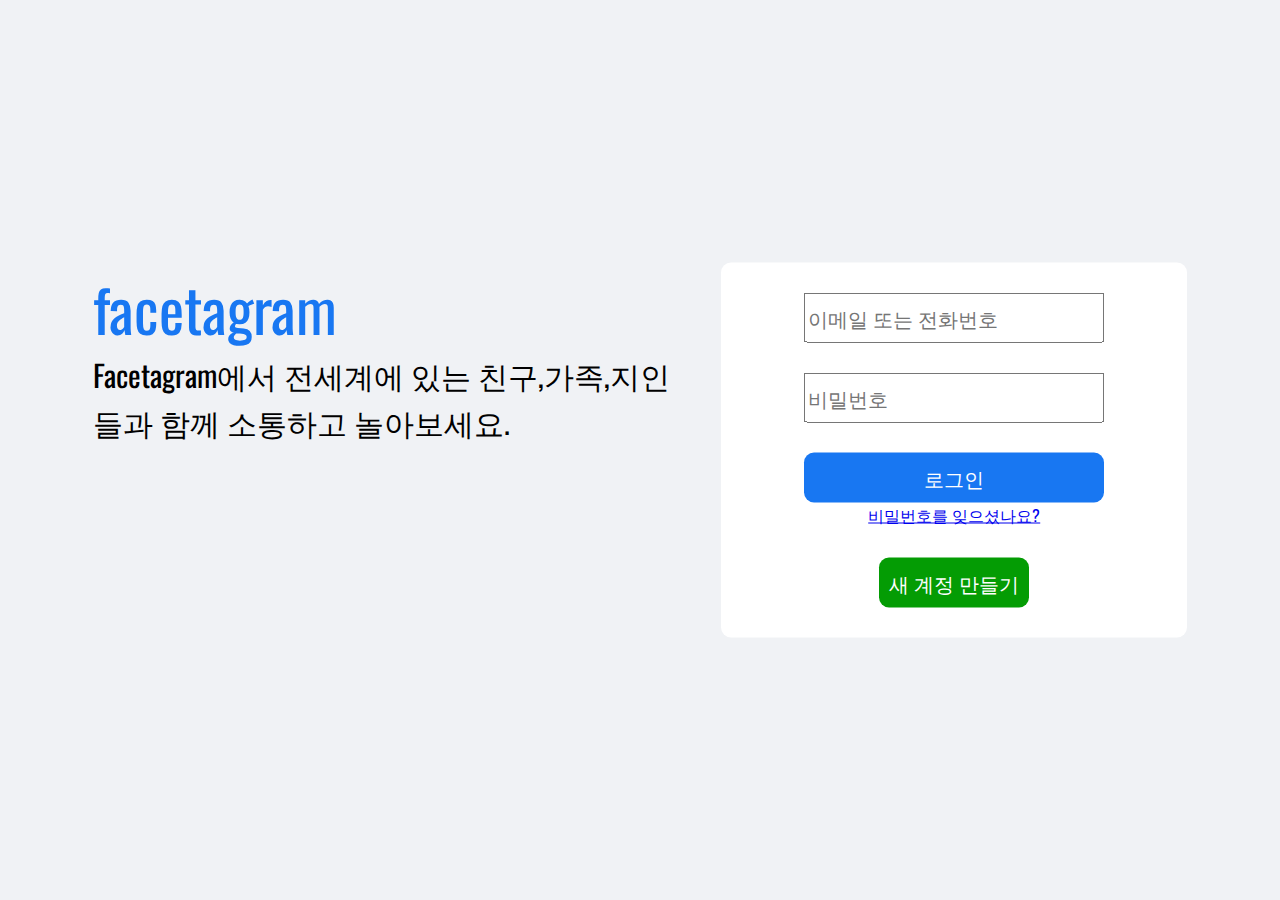
<file: fare.html>
<!DOCTYPE html>
<html lang="en">
<head>
    <meta charset="UTF-8">
    <meta http-equiv="X-UA-Compatible" content="IE=edge">
    <meta name="viewport" content="width=device-width, initial-scale=1.0">
    <link rel="stylesheet" href="fare.css">
    <link rel="preconnect" href="https://fonts.googleapis.com">
    <link rel="preconnect" href="https://fonts.gstatic.com" crossorigin>
    <link href="https://fonts.googleapis.com/css2?family=Oswald:wght@700&display=swap" rel="stylesheet">
    <title>Document</title>
</head>
<body>
    <div>
    <label class="dab">facetagram</label>
    <div>
    <label class="SHS">Facetagram에서 전세계에 있는 친구,가족,지인들과 함께 소통하고 놀아보세요.</label></div>
    </div>

    <section>

        <div class="input_1"><input type="email" name="email" id="email" placeholder="이메일 또는 전화번호" class="real1"></div>

        <div class="input_2"><input type="password" name="pass" id="pass" placeholder="비밀번호" class="real2"></div>

        <div><button class="button_1">로그인</button></div>

        <a href="https://ko-kr.facebook.com/login/identify/?ctx=recover&ars=facebook_login&from_login_screen=0">비밀번호를 잊으셨나요?</a>

        <div><button class="button_2">새 계정 만들기</button></div>

    </section>


</body>
</html>
</file>
<file: fare.css>
* {
    box-sizing: border-box;
    margin: 0;
    font-family: 'Oswald', sans-serif;
}

body {
    background-color: #f0f2f5;
    display: flex;
    position: absolute;
    top: 50%;
    left: 50%;
    transform: translate(-50%,-50%);
}

.dab {
    font-size: 60px;
    color: #1877f2;
}

.SHS {
    font-size: 30px;
    color: black;
}

section {
    width: 800px;
    height: 375px;
    background-color: white;
    border-radius: 10px;
    text-align: center;
    margin-left: 50px;
}

.real1 {
    width: 300px;
    height: 50px;
    font-size: 20px;
    margin-top: 30px;
}

.real2 {
    width: 300px;
    height: 50px;
    font-size: 20px;
    margin-top: 30px;
}

.button_1 {
    width: 300px;
    height: 50px;
    background-color: #1877f2;
    border: none;
    color: white;
    font-size: 20px;
    margin-top: 30px;
    border-radius: 10px;
}

.button_2 {
    width: 150px;
    height: 50px;
    background-color: rgb(4, 156, 4);
    border: none;
    color: white;
    font-size: 20px;
    margin-top: 30px;
    border-radius: 10px;
}
</file>
